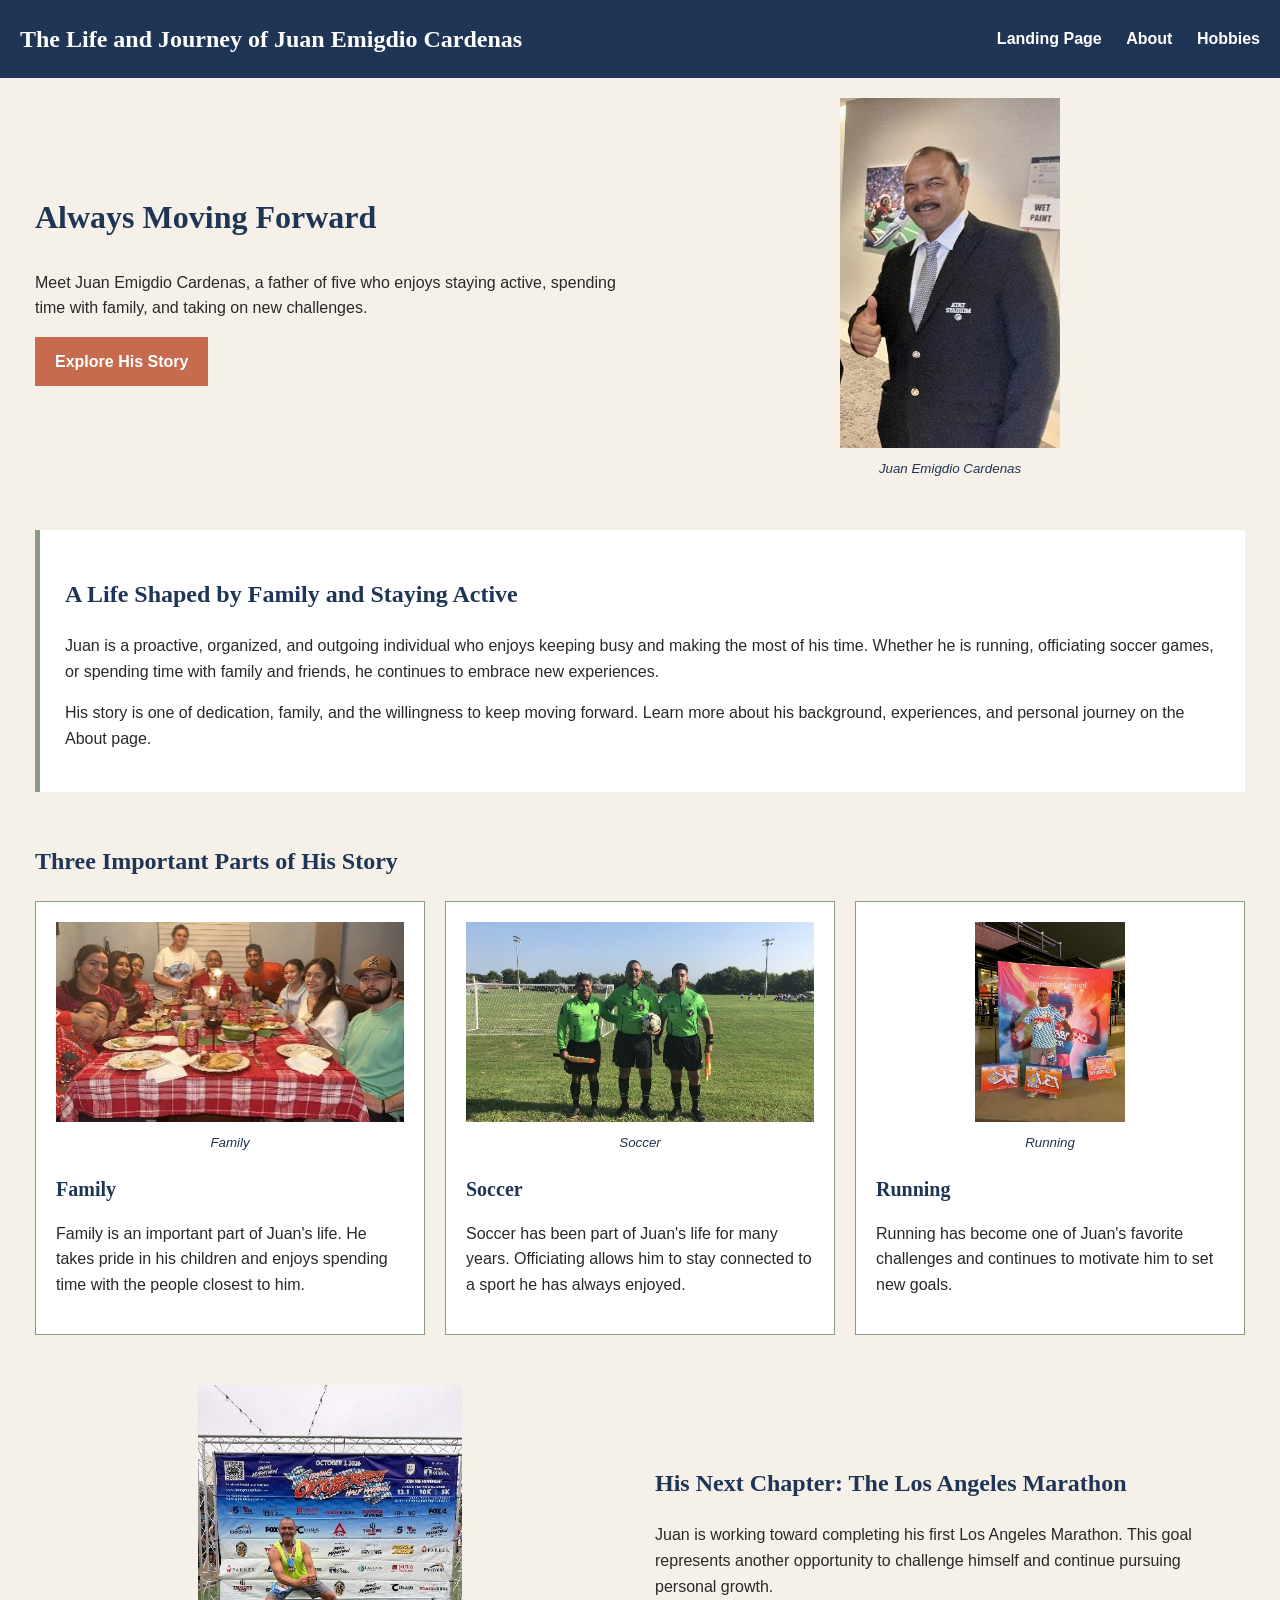
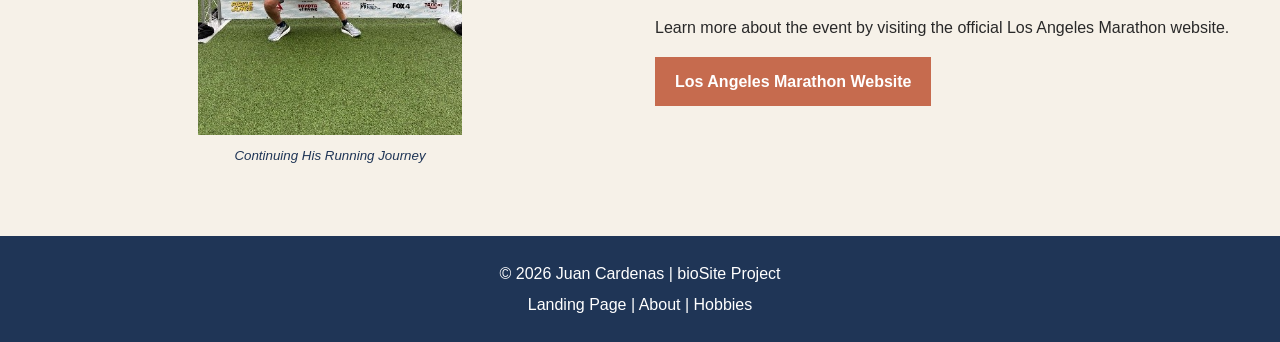
<file: index.html>
<!--
    Juan Cardenas
    November 15, 2026
    bioSite: Final Submission
-->

<!DOCTYPE html>
<html lang="en">

<head>
    <meta charset="UTF-8">
    <meta name="description"
    content="An introduction to Juan Emigdio Cardenas, his family, interests, and goals.">
    <meta name="keywords"
    content="CSD 340, bioSite, Juan Emigdio Cardenas, Biography">
    <meta name="author" content="Juan Cardenas">
    <meta name="viewport"
    content="width=device-width, initial-scale=1.0">

    <title>Juan Emigdio Cardenas | Landing Page</title>
    <link rel="stylesheet" href="site.css">
</head>

<body>
    <header>
        <div class="site-header">
            <p class="site-name">The Life and Journey of Juan Emigdio Cardenas</p>

            <nav aria-label="Main navigation">
                <a href="index.html">Landing Page</a>
                <a href="about.html">About</a>
                <a href="hobbies.html">Hobbies</a>
            </nav>
        </div>
    </header>

    <main id="container">

        <!-- Hero Section -->
        <section class="hero">
            <div class="hero-content">
                <h1>Always Moving Forward</h1>
                <p>
                    Meet Juan Emigdio Cardenas, a father of five
                    who enjoys staying active, spending time with
                    family, and taking on new challenges.
                </p>
                <a class="button" href="about.html">
                    Explore His Story
                </a>
            </div>

            <!-- Featured Photo -->
            <div class="hero-image">
                <figure>
                    <img src="images/Picture1.jpg"
                         alt="Portrait of Juan Emigdio Cardenas">
                    <figcaption>
                        Juan Emigdio Cardenas
                    </figcaption>
                </figure>
            </div>
        </section>

        <!-- Introduction Section -->
        <section class="introduction">
            <h2>A Life Shaped by Family and Staying Active</h2>
            <p>
                Juan is a proactive, organized, and outgoing
                individual who enjoys keeping busy and making
                the most of his time. Whether he is running,
                officiating soccer games, or spending time
                with family and friends, he continues to
                embrace new experiences.
            </p>
            <p>
                His story is one of dedication, family,
                and the willingness to keep moving forward.
                Learn more about his background, experiences,
                and personal journey on the About page.
            </p>
        </section>

        <!-- Story Highlights Section -->
        <section class="highlights">
            <h2>Three Important Parts of His Story</h2>

            <div class="card-container">

                <article class="card">
                    <!-- Family Photo -->
                    <figure>
                        <img src="images/Picture7.jpg"
                             alt="Juan spending time with family">
                        <figcaption>
                            Family
                        </figcaption>
                    </figure>

                    <h3>Family</h3>
                    <p>
                        Family is an important part of Juan's life.
                        He takes pride in his children and enjoys
                        spending time with the people closest to him.
                    </p>
                </article>

                <article class="card">
                    <!-- Soccer Photo -->
                    <figure>
                        <img src="images/Picture9.jpg"
                             alt="Juan participating in soccer">
                        <figcaption>
                            Soccer
                        </figcaption>
                    </figure>

                    <h3>Soccer</h3>
                    <p>
                        Soccer has been part of Juan's life for many
                        years. Officiating allows him to stay connected
                        to a sport he has always enjoyed.
                    </p>
                </article>

                <article class="card">
                    <!-- Running Photo -->
                    <figure>
                        <img src="images/Picture12.jpg"
                             alt="Juan participating in running">
                        <figcaption>
                            Running
                        </figcaption>
                    </figure>

                    <h3>Running</h3>
                    <p>
                        Running has become one of Juan's favorite
                        challenges and continues to motivate him
                        to set new goals.
                    </p>
                </article>

            </div>
        </section>

        <!-- Marathon Goal Section -->
        <section class="marathon-goal">
            <div class="marathon-container">

                <div class="marathon-content">
                    <h2>
                        His Next Chapter: The Los Angeles Marathon
                    </h2>
                    <p>
                        Juan is working toward completing his first
                        Los Angeles Marathon. This goal represents
                        another opportunity to challenge himself
                        and continue pursuing personal growth.
                    </p>

                    <p>
                        Learn more about the event by visiting
                        the official Los Angeles Marathon website.
                    </p>

                    <!-- External Link -->
                    <a class="button"
                       href="https://www.mccourtfoundation.org/event/los-angeles-marathon/">
                        Los Angeles Marathon Website
                    </a>
                </div>

                <!-- Marathon Photo -->
                <div class="marathon-image">
                    <figure>
                        <img src="images/Picture10.jpg"
                             alt="Juan running">
                        <figcaption>
                            Continuing His Running Journey
                        </figcaption>
                    </figure>
                </div>

            </div>
        </section>

    </main>

    <footer>
        <p>&copy; 2026 Juan Cardenas | bioSite Project</p>
        <p>
            <a href="index.html">Landing Page</a> |
            <a href="about.html">About</a> |
            <a href="hobbies.html">Hobbies</a>
        </p>
    </footer>

</body>
</html>
</file>
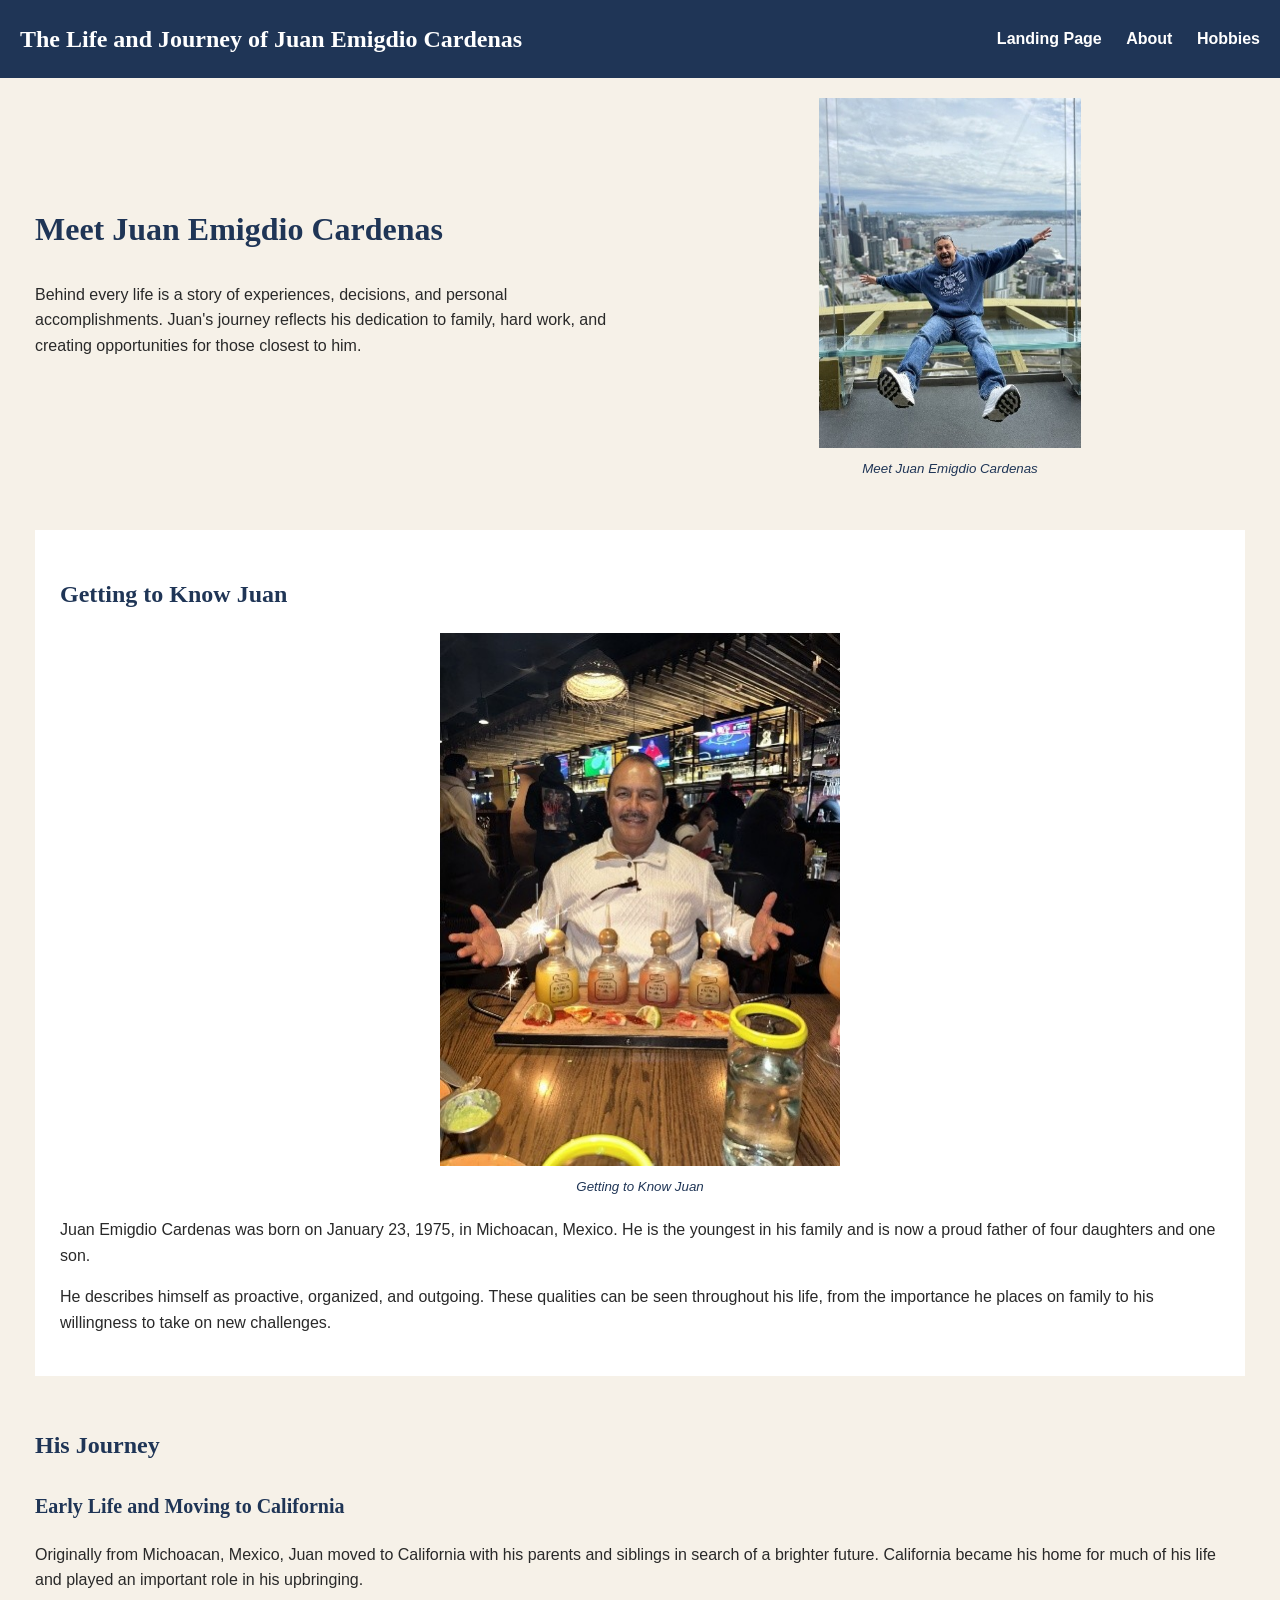
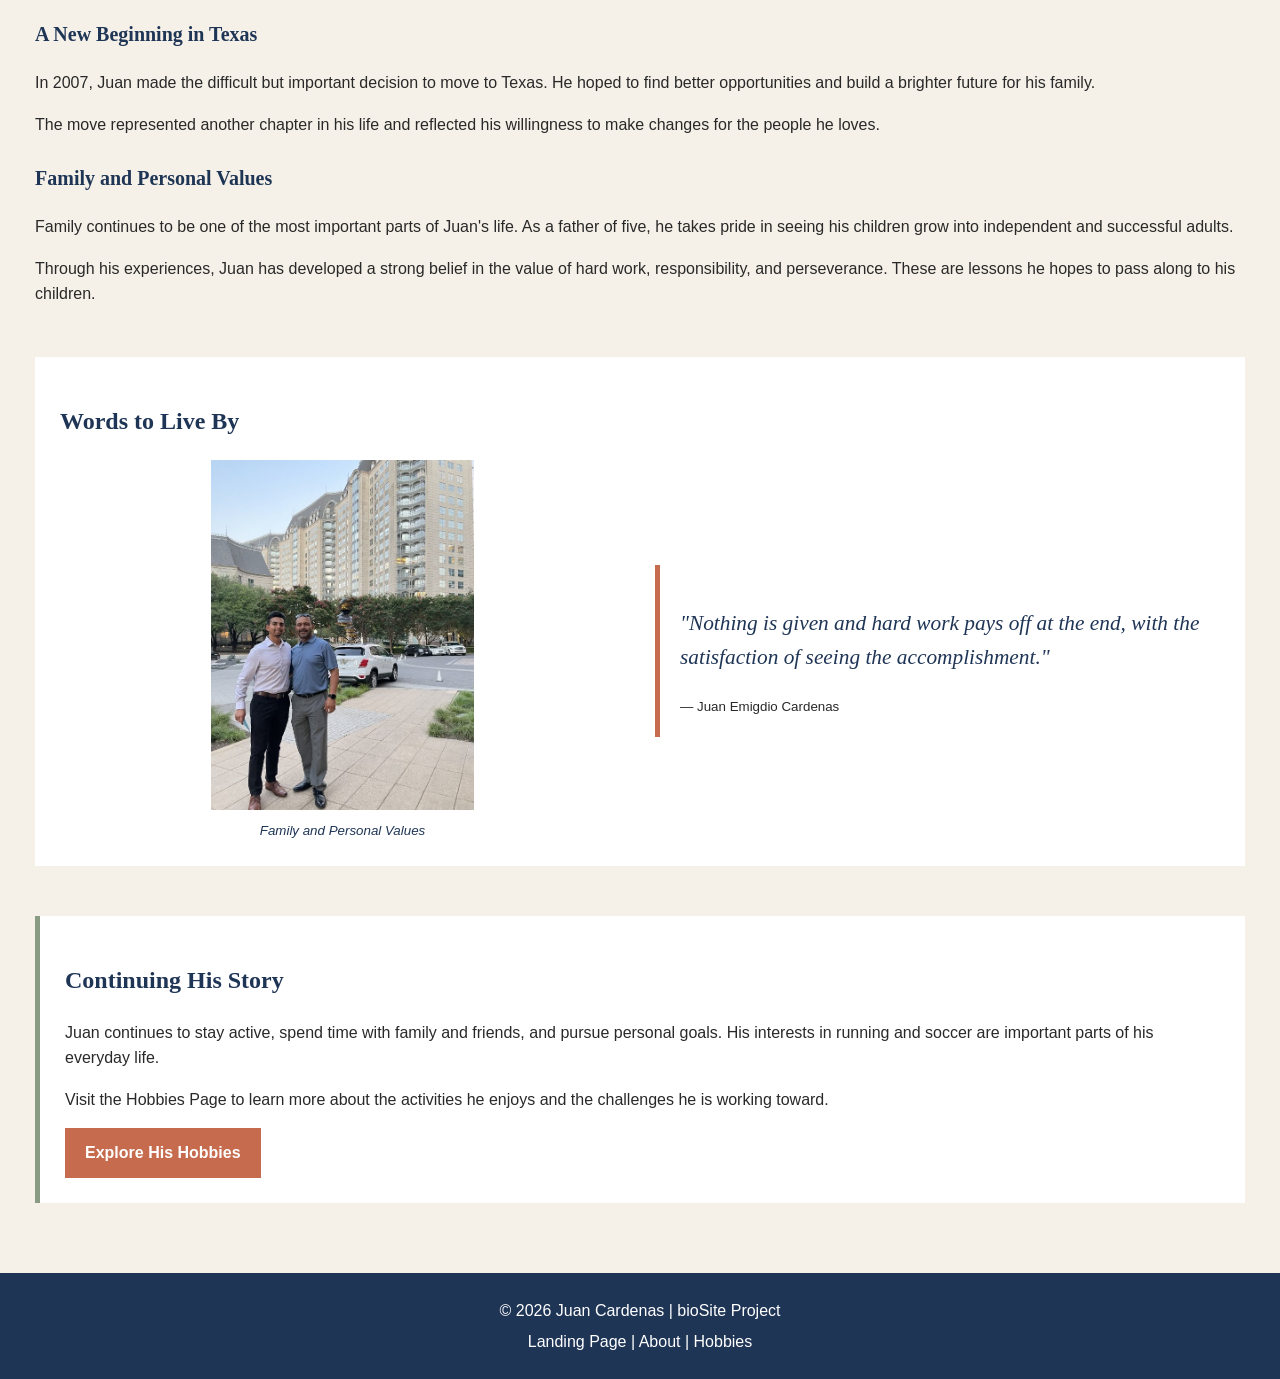
<file: about.html>
<!--
    Juan Cardenas
    November 15, 2026
    bioSite: Final Submission
-->

<!DOCTYPE html>
<html lang="en">

<head>
    <meta charset="UTF-8">
    <meta name="description"
    content="Learn about the life, background, and family of Juan Emigdio Cardenas.">
    <meta name="keywords"
    content="CSD 340, bioSite, Juan Emigdio Cardenas, Biography">
    <meta name="author" content="Juan Cardenas">
    <meta name="viewport"
    content="width=device-width, initial-scale=1.0">

    <title>Juan Emigdio Cardenas | About</title>
    <link rel="stylesheet" href="site.css">
</head>

<body>
    <header>
        <div class="site-header">
            <p class="site-name">The Life and Journey of Juan Emigdio Cardenas</p>

            <nav aria-label="Main navigation">
                <a href="index.html">Landing Page</a>
                <a href="about.html">About</a>
                <a href="hobbies.html">Hobbies</a>
            </nav>
        </div>
    </header>

    <main id="container">

        <!-- About Page Hero -->
        <section class="hero">
            <div class="hero-content">
                <h1>Meet Juan Emigdio Cardenas</h1>
                <p>
                    Behind every life is a story of experiences,
                    decisions, and personal accomplishments.
                    Juan's journey reflects his dedication to
                    family, hard work, and creating opportunities
                    for those closest to him.
                </p>
            </div>

            <!-- Featured Photo -->
            <div class="hero-image">
                <figure>
                    <img src="images/Picture5.jpg"
                         alt="Portrait of Juan Emigdio Cardenas">
                    <figcaption>
                        Meet Juan Emigdio Cardenas
                    </figcaption>
                </figure>
            </div>
        </section>

        <!-- Portrait and Introduction -->
        <section class="about-introduction">
            <h2>Getting to Know Juan</h2>

            <!-- Portrait Photo -->
            <figure>
                <img src="images/Picture6.jpg"
                     alt="Portrait of Juan">
                <figcaption>
                    Getting to Know Juan
                </figcaption>
            </figure>

            <p>
                Juan Emigdio Cardenas was born on January 23, 1975,
                in Michoacan, Mexico. He is the youngest in his
                family and is now a proud father of four daughters
                and one son.
            </p>
            <p>
                He describes himself as proactive, organized,
                and outgoing. These qualities can be seen
                throughout his life, from the importance he
                places on family to his willingness to take
                on new challenges.
            </p>
        </section>

        <!-- Biography -->
        <section class="biography">
            <h2>His Journey</h2>

            <h3>Early Life and Moving to California</h3>
            <p>
                Originally from Michoacan, Mexico, Juan moved
                to California with his parents and siblings
                in search of a brighter future. California
                became his home for much of his life and
                played an important role in his upbringing.
            </p>

            <h3>A New Beginning in Texas</h3>
            <p>
                In 2007, Juan made the difficult but important
                decision to move to Texas. He hoped to find
                better opportunities and build a brighter
                future for his family.
            </p>
            <p>
                The move represented another chapter in his
                life and reflected his willingness to make
                changes for the people he loves.
            </p>

            <h3>Family and Personal Values</h3>
            <p>
                Family continues to be one of the most
                important parts of Juan's life. As a father
                of five, he takes pride in seeing his children
                grow into independent and successful adults.
            </p>
            <p>
                Through his experiences, Juan has developed
                a strong belief in the value of hard work,
                responsibility, and perseverance. These
                are lessons he hopes to pass along to
                his children.
            </p>
        </section>

        <!-- Interview Quote and Photo -->
        <section class="quote-section">
            <h2>Words to Live By</h2>

            <div class="quote-container">

                <div class="quote-content">
                    <blockquote>
                        <p>
                            "Nothing is given and hard work pays off
                            at the end, with the satisfaction of
                            seeing the accomplishment."
                        </p>
                        <cite>— Juan Emigdio Cardenas</cite>
                    </blockquote>
                </div>

                <!-- Family Portrait -->
                <div class="quote-image">
                    <figure>
                        <img src="images/Picture3.jpg"
                             alt="Family portrait of Juan">
                        <figcaption>
                            Family and Personal Values
                        </figcaption>
                    </figure>
                </div>

            </div>
        </section>

        <!-- Closing Section -->
        <section class="about-closing">
            <h2>Continuing His Story</h2>
            <p>
                Juan continues to stay active, spend time
                with family and friends, and pursue personal
                goals. His interests in running and soccer
                are important parts of his everyday life.
            </p>
            <p>
                Visit the Hobbies Page to learn more about
                the activities he enjoys and the challenges
                he is working toward.
            </p>

            <a class="button" href="hobbies.html">
                Explore His Hobbies
            </a>
        </section>

    </main>

    <footer>
        <p>&copy; 2026 Juan Cardenas | bioSite Project</p>
        <p>
            <a href="index.html">Landing Page</a> |
            <a href="about.html">About</a> |
            <a href="hobbies.html">Hobbies</a>
        </p>
    </footer>

</body>
</html>
</file>
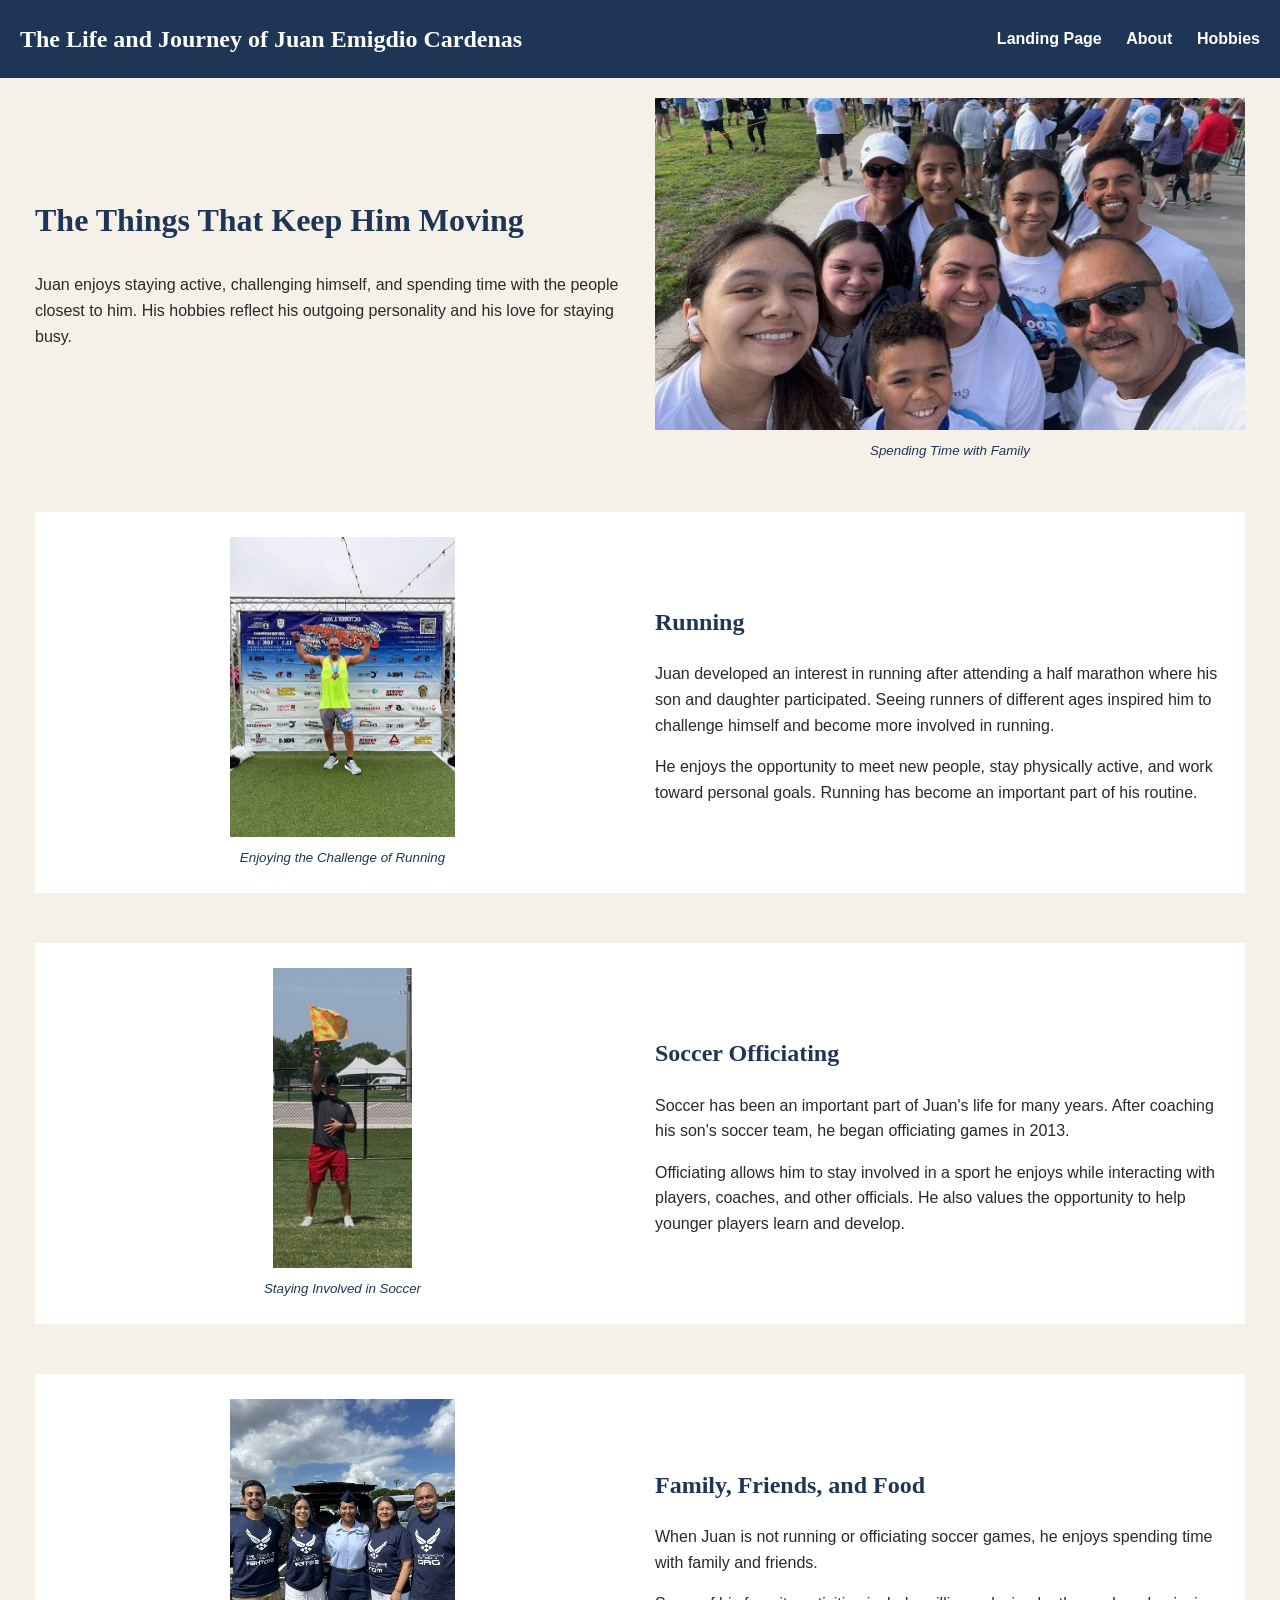
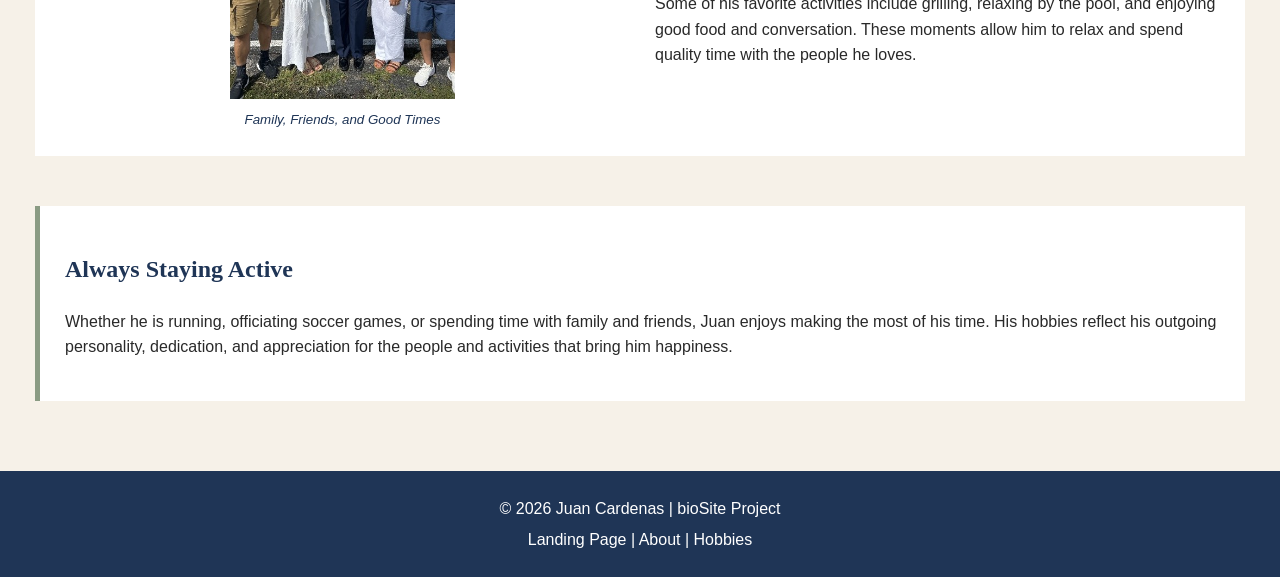
<file: hobbies.html>
<!--
    Juan Cardenas
    November 15, 2026
    bioSite: Final Submission
-->

<!DOCTYPE html>
<html lang="en">

<head>
    <meta charset="UTF-8">
    <meta name="description"
    content="Explore the hobbies and interests of Juan Emigdio Cardenas, including running, soccer, and family activities.">
    <meta name="keywords"
    content="CSD 340, bioSite, Juan Emigdio Cardenas, Hobbies">
    <meta name="author" content="Juan Cardenas">
    <meta name="viewport"
    content="width=device-width, initial-scale=1.0">

    <title>Juan Emigdio Cardenas | Hobbies</title>
    <link rel="stylesheet" href="site.css">
</head>

<body>
    <header>
        <div class="site-header">
            <p class="site-name">The Life and Journey of Juan Emigdio Cardenas</p>

            <nav aria-label="Main navigation">
                <a href="index.html">Landing Page</a>
                <a href="about.html">About</a>
                <a href="hobbies.html">Hobbies</a>
            </nav>
        </div>
    </header>

    <main id="container">

        <!-- Hobbies Page Hero -->
        <section class="hero">
            <div class="hero-content">
                <h1>The Things That Keep Him Moving</h1>
                <p>
                    Juan enjoys staying active, challenging
                    himself, and spending time with the people
                    closest to him. His hobbies reflect his
                    outgoing personality and his love for
                    staying busy.
                </p>
            </div>

            <!-- Featured Photo -->
            <div class="hero-image">
                <figure>
                    <img src="images/Picture8.jpg"
                         alt="Juan with family">
                    <figcaption>
                        Spending Time with Family
                    </figcaption>
                </figure>
            </div>
        </section>

        <!-- Running Section -->
        <section class="hobby-section">
            <div class="hobby-container">

                <!-- Running Photo -->
                <div class="hobby-image">
                    <figure>
                        <img src="images/Picture11.jpg"
                             alt="Juan participating in running">
                        <figcaption>
                            Enjoying the Challenge of Running
                        </figcaption>
                    </figure>
                </div>

                <div class="hobby-content">
                    <h2>Running</h2>
                    <p>
                        Juan developed an interest in running
                        after attending a half marathon where
                        his son and daughter participated.
                        Seeing runners of different ages
                        inspired him to challenge himself
                        and become more involved in running.
                    </p>
                    <p>
                        He enjoys the opportunity to meet
                        new people, stay physically active,
                        and work toward personal goals.
                        Running has become an important
                        part of his routine.
                    </p>
                </div>

            </div>
        </section>

        <!-- Soccer Officiating Section -->
        <section class="hobby-section">
            <div class="hobby-container">

                <!-- Soccer Photo -->
                <div class="hobby-image">
                    <figure>
                        <img src="images/Picture2.jpg"
                             alt="Juan officiating soccer">
                        <figcaption>
                            Staying Involved in Soccer
                        </figcaption>
                    </figure>
                </div>

                <div class="hobby-content">
                    <h2>Soccer Officiating</h2>
                    <p>
                        Soccer has been an important part
                        of Juan's life for many years.
                        After coaching his son's soccer
                        team, he began officiating games
                        in 2013.
                    </p>
                    <p>
                        Officiating allows him to stay
                        involved in a sport he enjoys
                        while interacting with players,
                        coaches, and other officials.
                        He also values the opportunity
                        to help younger players learn
                        and develop.
                    </p>
                </div>

            </div>
        </section>

        <!-- Family and Friends Section -->
        <section class="hobby-section">
            <div class="hobby-container">

                <!-- Family Photo -->
                <div class="hobby-image">
                    <figure>
                        <img src="images/Picture4.jpg"
                             alt="Juan spending time with family">
                        <figcaption>
                            Family, Friends, and Good Times
                        </figcaption>
                    </figure>
                </div>

                <div class="hobby-content">
                    <h2>Family, Friends, and Food</h2>
                    <p>
                        When Juan is not running or
                        officiating soccer games, he
                        enjoys spending time with
                        family and friends.
                    </p>
                    <p>
                        Some of his favorite activities
                        include grilling, relaxing by
                        the pool, and enjoying good
                        food and conversation.
                        These moments allow him to
                        relax and spend quality time
                        with the people he loves.
                    </p>
                </div>

            </div>
        </section>

        <!-- Closing Note -->
        <section class="hobbies-closing">
            <h2>Always Staying Active</h2>
            <p>
                Whether he is running, officiating soccer games,
                or spending time with family and friends, Juan
                enjoys making the most of his time. His hobbies
                reflect his outgoing personality, dedication,
                and appreciation for the people and activities
                that bring him happiness.
            </p>
        </section>

    </main>

    <footer>
        <p>&copy; 2026 Juan Cardenas | bioSite Project</p>
        <p>
            <a href="index.html">Landing Page</a> |
            <a href="about.html">About</a> |
            <a href="hobbies.html">Hobbies</a>
        </p>
    </footer>

</body>
</html>
</file>
<file: site.css>
/*
    Juan Cardenas
    November 15, 2026
    bioSite: Final Submission
*/

/* General Page Styles */
* {
    box-sizing: border-box;
}
body {
    margin: 0;
    background-color: #F6F1E8;
    color: #292929;
    font-family: Arial, sans-serif;
    font-size: 12pt;
    line-height: 1.6;
}
/* Headings */
h1, h2, h3 {
    font-family: Georgia, serif;
    color: #1F3556;
}
h1 {
    font-size: 24pt;
}
h2 {
    font-size: 18pt;
}
h3 {
    font-size: 15pt;
}
/* Header and Navigation */
header {
    background-color: #1F3556;
    color: white;
    padding: 20px;
    width: 100%;
}
.site-header {
    max-width: 1250px;
    margin: auto;
    display: grid;
    grid-template-columns: 1fr 1fr;
    align-items: center;
}
.site-name {
    font-family: Georgia, serif;
    font-size: 18pt;
    font-weight: bold;
    margin: 0;
}
nav {
    text-align: right;
}
nav a {
    color: white;
    font-family: Arial, sans-serif;
    font-weight: bold;
    text-decoration: none;
    margin-left: 20px;
}
nav a:hover {
    text-decoration: underline;
}
/* Main Content */
#container {
    max-width: 1250px;
    margin: auto;
    padding: 20px;
}
section {
    margin-bottom: 50px;
}
/* Hero Section */
.hero {
    display: grid;
    grid-template-columns: minmax(0, 1fr) minmax(0, 1fr);
    gap: 30px;
    align-items: center;
}
.hero-content h1 {
    margin-top: 0;
}
/* Buttons */
.button {
    display: inline-block;
    background-color: #C66B4E;
    color: white;
    padding: 12px 20px;
    text-decoration: none;
    font-weight: bold;
}
.button:hover {
    background-color: #1F3556;
}
/* Images and Captions */
figure {
    margin: 0;
    text-align: center;
}
figure img {
    width: 100%;
    max-width: 100%;
    height: auto;
    display: block;
}
figcaption {
    color: #1F3556;
    font-family: Arial, sans-serif;
    font-size: 10pt;
    font-style: italic;
    margin-top: 10px;
}
/* Featured Images */
.hero-image img {
    max-height: 350px;
    object-fit: contain;
}
/* Landing Page Introduction */
.introduction {
    background-color: white;
    padding: 25px;
    border-left: 5px solid #8A9B83;
}
/* Landing Page Story Cards */
.card-container {
    display: grid;
    grid-template-columns: repeat(3, minmax(0, 1fr));
    gap: 20px;
}
.card {
    background-color: white;
    padding: 20px;
    border: 1px solid #8A9B83;
    min-width: 0;
}
.card h3 {
    margin-bottom: 10px;
}
.card img {
    width: 100%;
    max-width: 100%;
    height: 200px;
    object-fit: cover;
}
/* Running Photo - Show Entire Image */
.card img[src="images/Picture12.jpg"] {
    object-fit: contain;
}
/* Marathon Goal Section */
.marathon-container {
    display: grid;
    grid-template-columns: minmax(0, 1fr) minmax(0, 1fr);
    gap: 30px;
    align-items: center;
}
/* Place Marathon Photo on the Left */
.marathon-image {
    grid-column: 1;
    grid-row: 1;
}
/* Place Marathon Text on the Right */
.marathon-content {
    grid-column: 2;
    grid-row: 1;
}
.marathon-image img {
    max-height: 350px;
    object-fit: contain;
}
/* About Page Introduction */
.about-introduction {
    background-color: white;
    padding: 25px;
}
.about-introduction figure {
    max-width: 400px;
    margin: 20px auto;
}
/* Biography */
.biography h3 {
    margin-top: 25px;
}
/* Interview Quote and Photo */
.quote-section {
    background-color: white;
    padding: 25px;
}
.quote-container {
    display: grid;
    grid-template-columns: minmax(0, 1fr) minmax(0, 1fr);
    gap: 30px;
    align-items: center;
}
/* Place Interview Photo on the Left */
.quote-image {
    grid-column: 1;
    grid-row: 1;
}
.quote-image img {
    max-height: 350px;
    object-fit: contain;
}
/* Place Interview Quote on the Right */
.quote-content {
    grid-column: 2;
    grid-row: 1;
}
blockquote {
    margin: 0;
    padding: 20px;
    border-left: 5px solid #C66B4E;
    color: #1F3556;
    font-family: Georgia, serif;
    font-size: 16pt;
    font-style: italic;
}
blockquote cite {
    display: block;
    margin-top: 15px;
    color: #292929;
    font-family: Arial, sans-serif;
    font-size: 10pt;
    font-style: normal;
}
/* About Page Closing */
.about-closing {
    background-color: white;
    padding: 25px;
    border-left: 5px solid #8A9B83;
}
/* Hobbies Page */
.hobby-section {
    background-color: white;
    padding: 25px;
}
.hobby-container {
    display: grid;
    grid-template-columns: minmax(0, 1fr) minmax(0, 1fr);
    gap: 30px;
    align-items: center;
}
.hobby-image img {
    max-height: 300px;
    object-fit: contain;
}
/* Hobbies Closing Note */
.hobbies-closing {
    background-color: white;
    padding: 25px;
    border-left: 5px solid #8A9B83;
}
/* Footer */
footer {
    background-color: #1F3556;
    color: white;
    text-align: center;
    padding: 20px;
    width: 100%;
}
footer p {
    margin: 5px;
}
footer a {
    color: white;
    text-decoration: none;
}
footer a:hover {
    text-decoration: underline;
}

/* Responsive Layouts for Tablets */
@media screen and (max-width: 900px) {
    .card-container {
        grid-template-columns: repeat(2, minmax(0, 1fr));
    }
    .site-header {
        grid-template-columns: 1fr;
        gap: 12px;
        text-align: center;
    }
    nav {
        text-align: center;
    }
    nav a {
        display: inline-block;
        margin: 0 10px 8px;
    }
}

/* Responsive Layouts for Phones */
@media screen and (max-width: 600px) {
    header, footer {
        padding: 16px;
    }
    #container {
        padding: 15px;
    }
    section {
        margin-bottom: 30px;
    }
    .hero, .marathon-container, .quote-container,
    .hobby-container, .card-container {
        grid-template-columns: 1fr;
        gap: 20px;
    }
    .marathon-image, .marathon-content,
    .quote-image, .quote-content {
        grid-column: auto;
        grid-row: auto;
    }
    .site-name {
        font-size: 16pt;
    }
    nav a {
        margin: 0 8px 8px;
        padding: 6px 0;
    }
    h1 { font-size: 21pt; }
    h2 { font-size: 17pt; }
    .introduction, .card, .about-introduction,
    .quote-section, .about-closing, .hobby-section,
    .hobbies-closing {
        padding: 18px;
    }
    .card img {
        height: auto;
        max-height: 280px;
        object-fit: contain;
    }
    blockquote {
        font-size: 14pt;
        padding: 15px;
    }
}
</file>
